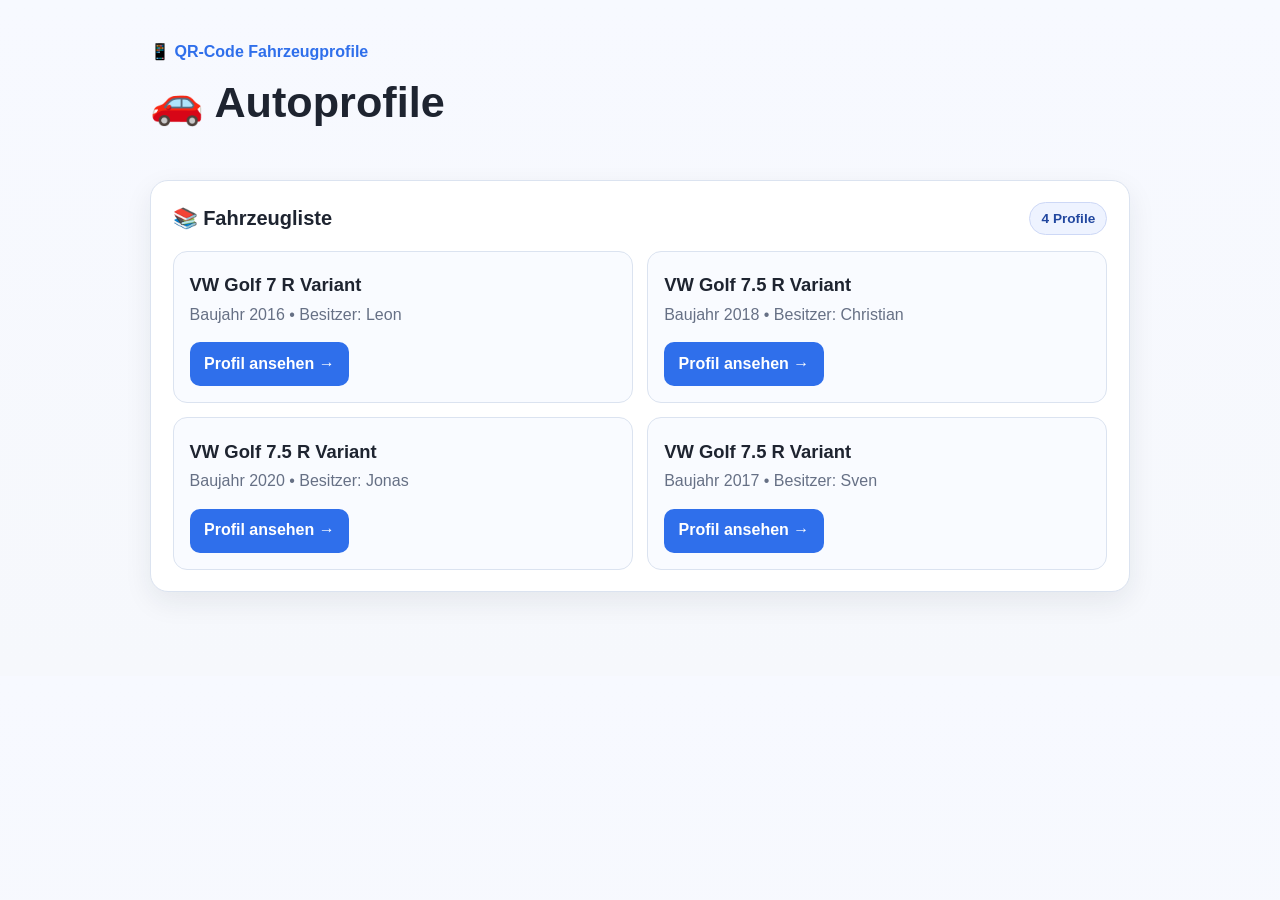
<file: index.html>
<!DOCTYPE html>
<html lang="de">
  <head>
    <meta charset="UTF-8" />
    <meta name="viewport" content="width=device-width, initial-scale=1.0" />
    <title>🚗 Autoprofile</title>
    <meta
      name="description"
      content="Fahrzeugprofile per QR-Code – modern, mobilfreundlich und leicht erweiterbar."
    />
    <link rel="stylesheet" href="styles.css" />
  </head>
  <body>
    <header class="site-header">
      <div class="container">
        <p class="eyebrow">📱 QR-Code Fahrzeugprofile</p>
        <h1>🚗 Autoprofile</h1>
      </div>
    </header>

    <main class="container">
      <section aria-labelledby="fahrzeugliste-heading" class="section">
        <div class="section-title-row">
          <h2 id="fahrzeugliste-heading">📚 Fahrzeugliste</h2>
          <span class="badge">4 Profile</span>
        </div>

        <div class="card-grid">
          <article class="card">
            <div class="card-top">
              <h3>VW Golf 7 R Variant</h3>
              <p class="muted">Baujahr 2016 • Besitzer: Leon</p>
            </div>
            <a class="button" href="cars/lh-vw-golf-7-r-variant-2016.html">Profil ansehen →</a>
          </article>

          <article class="card">
            <div class="card-top">
              <h3>VW Golf 7.5 R Variant</h3>
              <p class="muted">Baujahr 2018 • Besitzer: Christian</p>
            </div>
            <a class="button" href="cars/c-vw-golf-7-5-r-variant-2018.html">Profil ansehen →</a>
          </article>

          <article class="card">
            <div class="card-top">
              <h3>VW Golf 7.5 R Variant</h3>
              <p class="muted">Baujahr 2020 • Besitzer: Jonas</p>
            </div>
            <a class="button" href="cars/j-vw-golf-7-5-r-variant-2020.html">Profil ansehen →</a>
          </article>

          <article class="card">
            <div class="card-top">
              <h3>VW Golf 7.5 R Variant</h3>
              <p class="muted">Baujahr 2017 • Besitzer: Sven</p>
            </div>
            <a class="button" href="cars/s-vw-golf-7-5-r-variant-2017.html">Profil ansehen →</a>
          </article>
        </div>
      </section>
    </main>

    <footer class="site-footer">
      <div class="container"></div>
    </footer>
  </body>
</html>
</file>
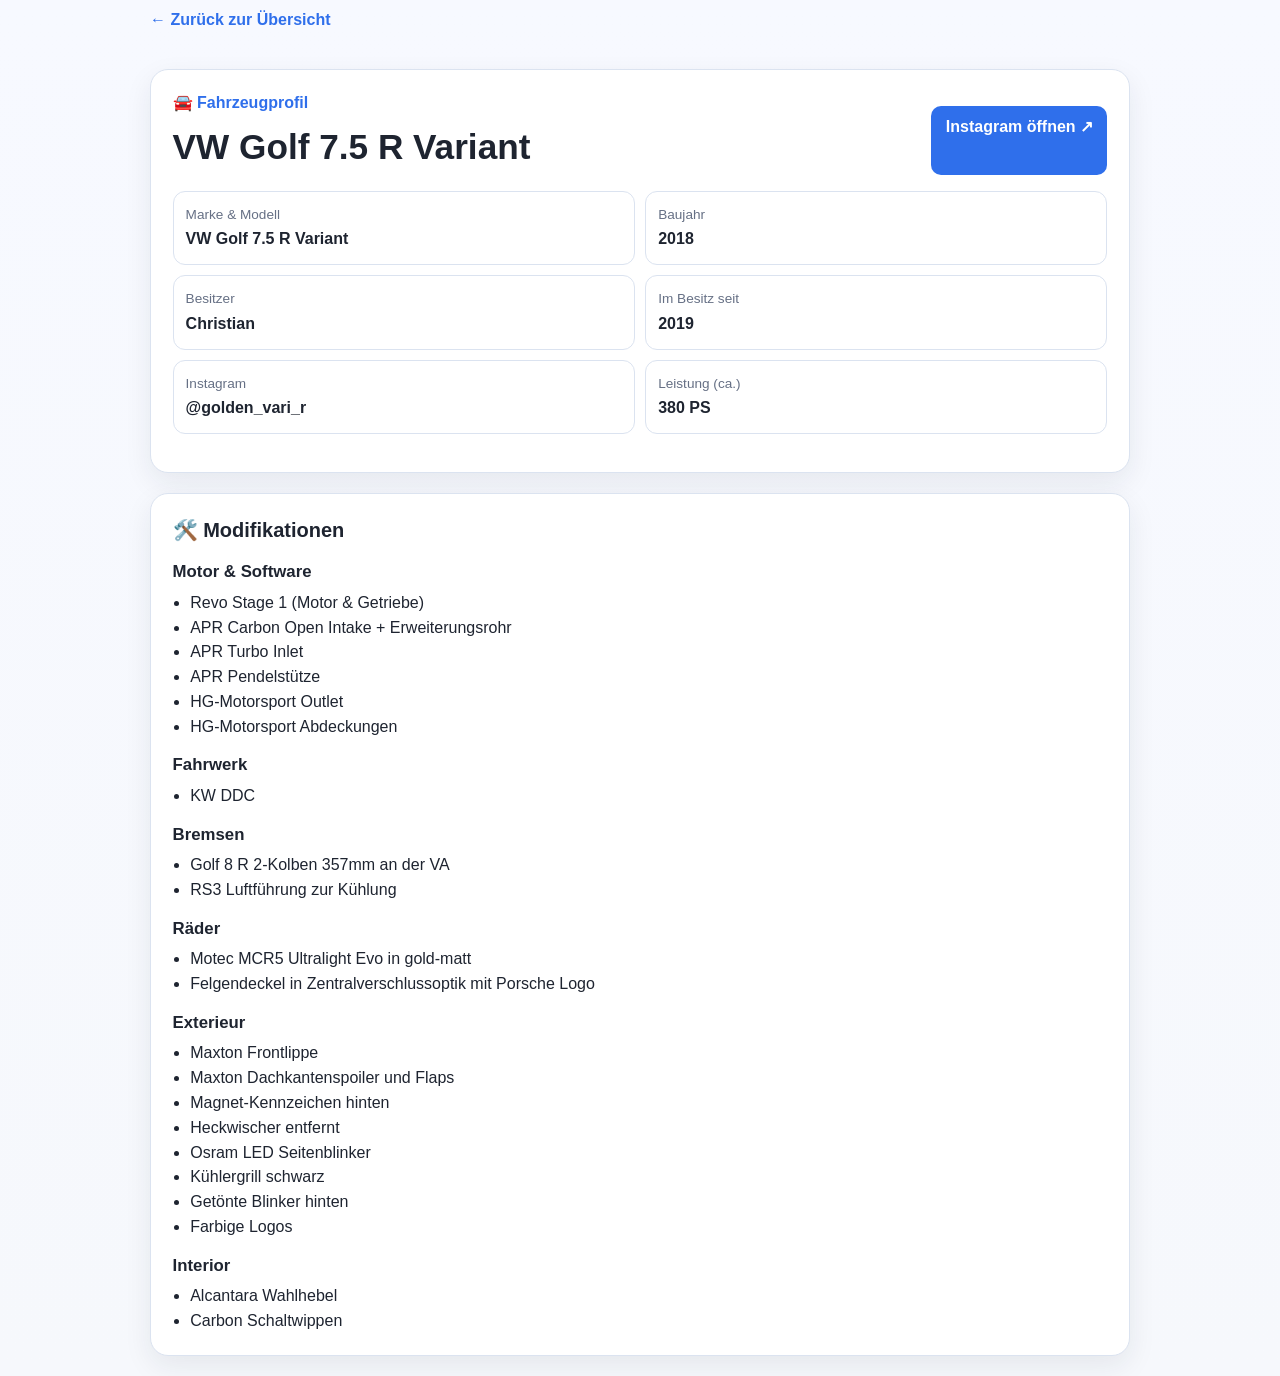
<file: cars/c-vw-golf-7-5-r-variant-2018.html>
<!DOCTYPE html>
<html lang="de">
  <head>
    <meta charset="UTF-8" />
    <meta name="viewport" content="width=device-width, initial-scale=1.0" />
    <title>VW Golf 7.5 R Variant (Christian) • Car Profile</title>
    <meta
      name="description"
      content="Fahrzeugprofil VW Golf 7.5 R Variant mit Details zu Besitz, Leistung und Modifikationen."
    />
    <link rel="stylesheet" href="../styles.css" />
  </head>
  <body>
    <main class="container">
      <a class="back-link" href="../index.html">← Zurück zur Übersicht</a>

      <section class="section" aria-labelledby="profil-heading">
        <header class="profile-header">
          <div>
            <p class="eyebrow">🚘 Fahrzeugprofil</p>
            <h1 id="profil-heading">VW Golf 7.5 R Variant</h1>
          </div>
          <a
            class="button"
            href="https://instagram.com/golden_vari_r"
            target="_blank"
            rel="noopener noreferrer"
            >Instagram öffnen ↗</a
          >
        </header>

        <dl class="meta-grid">
          <div class="meta-item">
            <dt>Marke & Modell</dt>
            <dd>VW Golf 7.5 R Variant</dd>
          </div>
          <div class="meta-item">
            <dt>Baujahr</dt>
            <dd>2018</dd>
          </div>
          <div class="meta-item">
            <dt>Besitzer</dt>
            <dd>Christian</dd>
          </div>
          <div class="meta-item">
            <dt>Im Besitz seit</dt>
            <dd>2019</dd>
          </div>
          <div class="meta-item">
            <dt>Instagram</dt>
            <dd>@golden_vari_r</dd>
          </div>
          <div class="meta-item">
            <dt>Leistung (ca.)</dt>
            <dd>380 PS</dd>
          </div>
        </dl>
      </section>

      <section class="section" aria-labelledby="mods-heading">
        <h2 id="mods-heading">🛠️ Modifikationen</h2>

        <div class="mod-section">
          <h3>Motor & Software</h3>
          <ul class="mod-list">
            <li>Revo Stage 1 (Motor & Getriebe)</li>
            <li>APR Carbon Open Intake + Erweiterungsrohr</li>
            <li>APR Turbo Inlet</li>
            <li>APR Pendelstütze</li>
            <li>HG-Motorsport Outlet</li>
            <li>HG-Motorsport Abdeckungen</li>
          </ul>
        </div>

        <div class="mod-section">
          <h3>Fahrwerk</h3>
          <ul class="mod-list">
            <li>KW DDC</li>
          </ul>
        </div>

        <div class="mod-section">
          <h3>Bremsen</h3>
          <ul class="mod-list">
            <li>Golf 8 R 2-Kolben 357mm an der VA</li>
            <li>RS3 Luftführung zur Kühlung</li>
          </ul>
        </div>

        <div class="mod-section">
          <h3>Räder</h3>
          <ul class="mod-list">
            <li>Motec MCR5 Ultralight Evo in gold-matt</li>
            <li>Felgendeckel in Zentralverschlussoptik mit Porsche Logo</li>
          </ul>
        </div>

        <div class="mod-section">
          <h3>Exterieur</h3>
          <ul class="mod-list">
            <li>Maxton Frontlippe</li>
            <li>Maxton Dachkantenspoiler und Flaps</li>
            <li>Magnet-Kennzeichen hinten</li>
            <li>Heckwischer entfernt</li>
            <li>Osram LED Seitenblinker</li>
            <li>Kühlergrill schwarz</li>
            <li>Getönte Blinker hinten</li>
            <li>Farbige Logos</li>
          </ul>
        </div>

        <div class="mod-section">
          <h3>Interior</h3>
          <ul class="mod-list">
            <li>Alcantara Wahlhebel</li>
            <li>Carbon Schaltwippen</li>
          </ul>
        </div>
      </section>
    </main>
  </body>
</html>
</file>
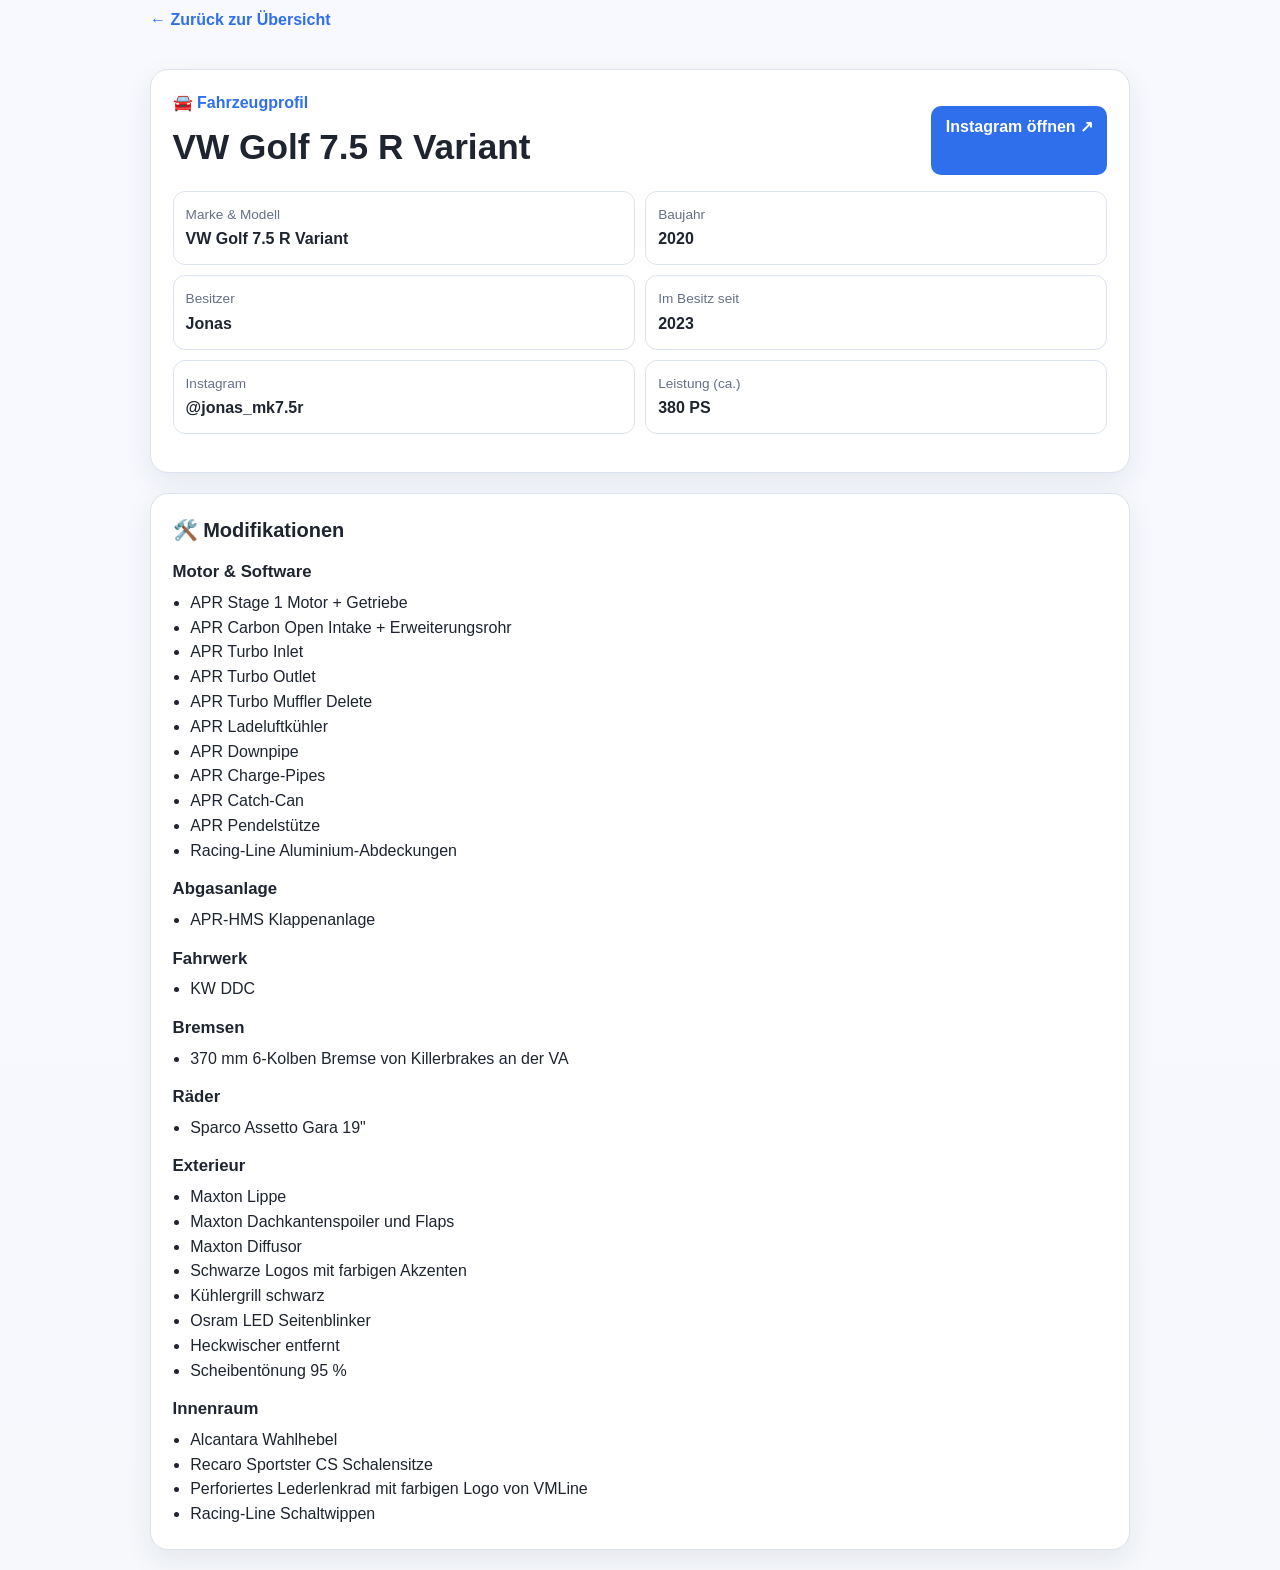
<file: cars/j-vw-golf-7-5-r-variant-2020.html>
<!DOCTYPE html>
<html lang="de">
  <head>
    <meta charset="UTF-8" />
    <meta name="viewport" content="width=device-width, initial-scale=1.0" />
    <title>VW Golf 7.5 R Variant (Jonas) • Car Profile</title>
    <meta
      name="description"
      content="Fahrzeugprofil VW Golf 7.5 R Variant mit Details zu Besitz, Leistung und Modifikationen."
    />
    <link rel="stylesheet" href="../styles.css" />
  </head>
  <body>
    <main class="container">
      <a class="back-link" href="../index.html">← Zurück zur Übersicht</a>

      <section class="section" aria-labelledby="profil-heading">
        <header class="profile-header">
          <div>
            <p class="eyebrow">🚘 Fahrzeugprofil</p>
            <h1 id="profil-heading">VW Golf 7.5 R Variant</h1>
          </div>
          <a
            class="button"
            href="https://instagram.com/jonas_mk7.5r"
            target="_blank"
            rel="noopener noreferrer"
            >Instagram öffnen ↗</a
          >
        </header>

        <dl class="meta-grid">
          <div class="meta-item">
            <dt>Marke & Modell</dt>
            <dd>VW Golf 7.5 R Variant</dd>
          </div>
          <div class="meta-item">
            <dt>Baujahr</dt>
            <dd>2020</dd>
          </div>
          <div class="meta-item">
            <dt>Besitzer</dt>
            <dd>Jonas</dd>
          </div>
          <div class="meta-item">
            <dt>Im Besitz seit</dt>
            <dd>2023</dd>
          </div>
          <div class="meta-item">
            <dt>Instagram</dt>
            <dd>@jonas_mk7.5r</dd>
          </div>
          <div class="meta-item">
            <dt>Leistung (ca.)</dt>
            <dd>380 PS</dd>
          </div>
        </dl>
      </section>

      <section class="section" aria-labelledby="mods-heading">
        <h2 id="mods-heading">🛠️ Modifikationen</h2>

        <div class="mod-section">
          <h3>Motor & Software</h3>
          <ul class="mod-list">
            <li>APR Stage 1 Motor + Getriebe</li>
            <li>APR Carbon Open Intake + Erweiterungsrohr</li>
            <li>APR Turbo Inlet</li>
            <li>APR Turbo Outlet</li>
            <li>APR Turbo Muffler Delete</li>
            <li>APR Ladeluftkühler</li>
            <li>APR Downpipe</li>
            <li>APR Charge-Pipes</li>
            <li>APR Catch-Can</li>
            <li>APR Pendelstütze</li>
            <li>Racing-Line Aluminium-Abdeckungen</li>
          </ul>
        </div>

        <div class="mod-section">
          <h3>Abgasanlage</h3>
          <ul class="mod-list">
            <li>APR-HMS Klappenanlage</li>
          </ul>
        </div>

        <div class="mod-section">
          <h3>Fahrwerk</h3>
          <ul class="mod-list">
            <li>KW DDC</li>
          </ul>
        </div>

        <div class="mod-section">
          <h3>Bremsen</h3>
          <ul class="mod-list">
            <li>370 mm 6-Kolben Bremse von Killerbrakes an der VA</li>
          </ul>
        </div>

        <div class="mod-section">
          <h3>Räder</h3>
          <ul class="mod-list">
            <li>Sparco Assetto Gara 19&quot;</li>
          </ul>
        </div>

        <div class="mod-section">
          <h3>Exterieur</h3>
          <ul class="mod-list">
            <li>Maxton Lippe</li>
            <li>Maxton Dachkantenspoiler und Flaps</li>
            <li>Maxton Diffusor</li>
            <li>Schwarze Logos mit farbigen Akzenten</li>
            <li>Kühlergrill schwarz</li>
            <li>Osram LED Seitenblinker</li>
            <li>Heckwischer entfernt</li>
            <li>Scheibentönung 95 %</li>
          </ul>
        </div>

        <div class="mod-section">
          <h3>Innenraum</h3>
          <ul class="mod-list">
            <li>Alcantara Wahlhebel</li>
            <li>Recaro Sportster CS Schalensitze</li>
            <li>Perforiertes Lederlenkrad mit farbigen Logo von VMLine</li>
            <li>Racing-Line Schaltwippen</li>
          </ul>
        </div>
      </section>
    </main>
  </body>
</html>
</file>
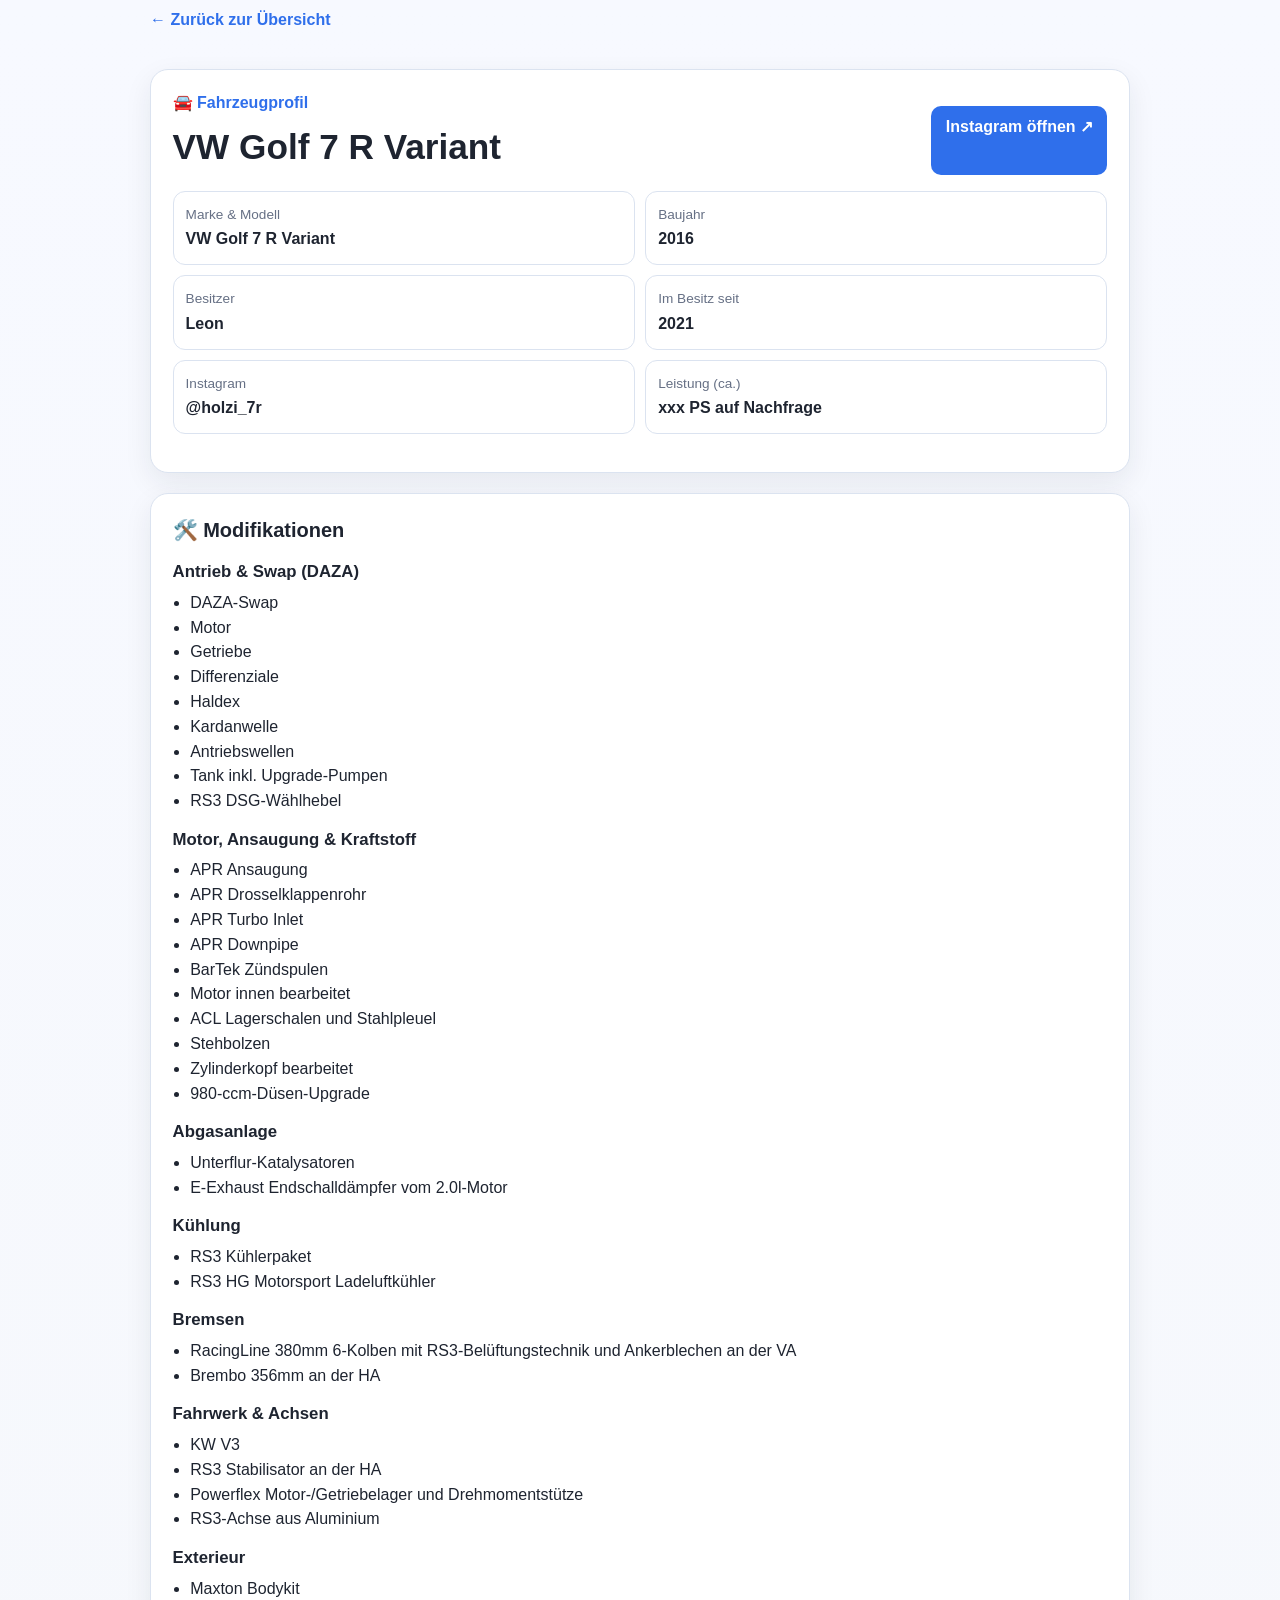
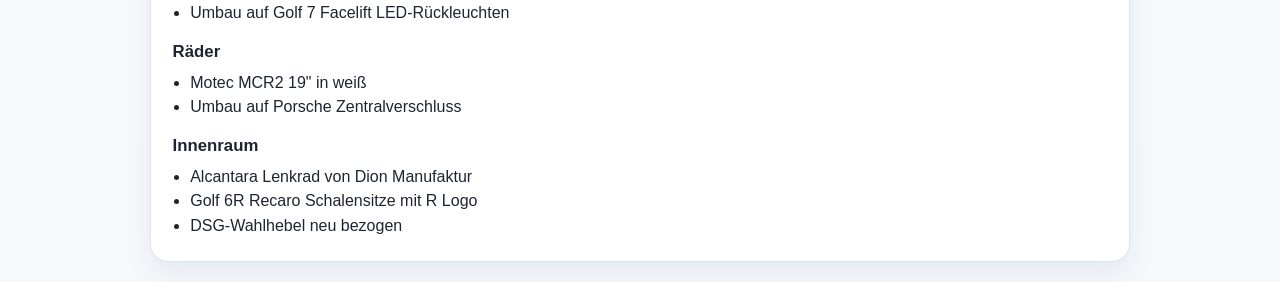
<file: cars/lh-vw-golf-7-r-variant-2016.html>
<!DOCTYPE html>
<html lang="de">
  <head>
    <meta charset="UTF-8" />
    <meta name="viewport" content="width=device-width, initial-scale=1.0" />
    <title>VW Golf 7 R Variant (LH) • Car Profile</title>
    <meta
      name="description"
      content="Fahrzeugprofil VW Golf 7 R Variant mit Details zu Besitz, Leistung und Modifikationen."
    />
    <link rel="stylesheet" href="../styles.css" />
  </head>
  <body>
    <main class="container">
      <a class="back-link" href="../index.html">← Zurück zur Übersicht</a>

      <section class="section" aria-labelledby="profil-heading">
        <header class="profile-header">
          <div>
            <p class="eyebrow">🚘 Fahrzeugprofil</p>
            <h1 id="profil-heading">VW Golf 7 R Variant</h1>
          </div>
          <a
            class="button"
            href="https://instagram.com/holzi_7r"
            target="_blank"
            rel="noopener noreferrer"
            >Instagram öffnen ↗</a
          >
        </header>

        <dl class="meta-grid">
          <div class="meta-item">
            <dt>Marke & Modell</dt>
            <dd>VW Golf 7 R Variant</dd>
          </div>
          <div class="meta-item">
            <dt>Baujahr</dt>
            <dd>2016</dd>
          </div>
          <div class="meta-item">
            <dt>Besitzer</dt>
            <dd>Leon</dd>
          </div>
          <div class="meta-item">
            <dt>Im Besitz seit</dt>
            <dd>2021</dd>
          </div>
          <div class="meta-item">
            <dt>Instagram</dt>
            <dd>@holzi_7r</dd>
          </div>
          <div class="meta-item">
            <dt>Leistung (ca.)</dt>
            <dd>xxx PS auf Nachfrage</dd>
          </div>
        </dl>
      </section>

      <section class="section" aria-labelledby="mods-heading">
        <h2 id="mods-heading">🛠️ Modifikationen</h2>

        <div class="mod-section">
          <h3>Antrieb & Swap (DAZA)</h3>
          <ul class="mod-list">
            <li>DAZA-Swap</li>
            <li>Motor</li>
            <li>Getriebe</li>
            <li>Differenziale</li>
            <li>Haldex</li>
            <li>Kardanwelle</li>
            <li>Antriebswellen</li>
            <li>Tank inkl. Upgrade-Pumpen</li>
            <li>RS3 DSG-Wählhebel</li>
          </ul>
        </div>

        <div class="mod-section">
          <h3>Motor, Ansaugung & Kraftstoff</h3>
          <ul class="mod-list">
            <li>APR Ansaugung</li>
            <li>APR Drosselklappenrohr</li>
            <li>APR Turbo Inlet</li>
            <li>APR Downpipe</li>
            <li>BarTek Zündspulen</li>
            <li>Motor innen bearbeitet</li>
            <li>ACL Lagerschalen und Stahlpleuel</li>
            <li>Stehbolzen</li>
            <li>Zylinderkopf bearbeitet</li>
            <li>980-ccm-Düsen-Upgrade</li>
          </ul>
        </div>

        <div class="mod-section">
          <h3>Abgasanlage</h3>
          <ul class="mod-list">
            <li>Unterflur-Katalysatoren</li>
            <li>E-Exhaust Endschalldämpfer vom 2.0l-Motor</li>
          </ul>
        </div>

        <div class="mod-section">
          <h3>Kühlung</h3>
          <ul class="mod-list">
            <li>RS3 Kühlerpaket</li>
            <li>RS3 HG Motorsport Ladeluftkühler</li>
          </ul>
        </div>

        <div class="mod-section">
          <h3>Bremsen</h3>
          <ul class="mod-list">
            <li>RacingLine 380mm 6-Kolben mit RS3-Belüftungstechnik und Ankerblechen an der VA</li>
            <li>Brembo 356mm an der HA</li>
          </ul>
        </div>

        <div class="mod-section">
          <h3>Fahrwerk & Achsen</h3>
          <ul class="mod-list">
            <li>KW V3</li>
            <li>RS3 Stabilisator an der HA</li>
            <li>Powerflex Motor-/Getriebelager und Drehmomentstütze</li>
            <li>RS3-Achse aus Aluminium</li>
          </ul>
        </div>

        <div class="mod-section">
          <h3>Exterieur</h3>
          <ul class="mod-list">
            <li>Maxton Bodykit</li>
            <li>Umbau auf Golf 7 Facelift LED-Rückleuchten</li>
          </ul>
        </div>

        <div class="mod-section">
          <h3>Räder</h3>
          <ul class="mod-list">
            <li>Motec MCR2 19" in weiß</li>
            <li>Umbau auf Porsche Zentralverschluss</li>
          </ul>
        </div>

        <div class="mod-section">
          <h3>Innenraum</h3>
          <ul class="mod-list">
            <li>Alcantara Lenkrad von Dion Manufaktur</li>
            <li>Golf 6R Recaro Schalensitze mit R Logo</li>
            <li>DSG-Wahlhebel neu bezogen</li>
          </ul>
        </div>
      </section>
    </main>
  </body>
</html>
</file>
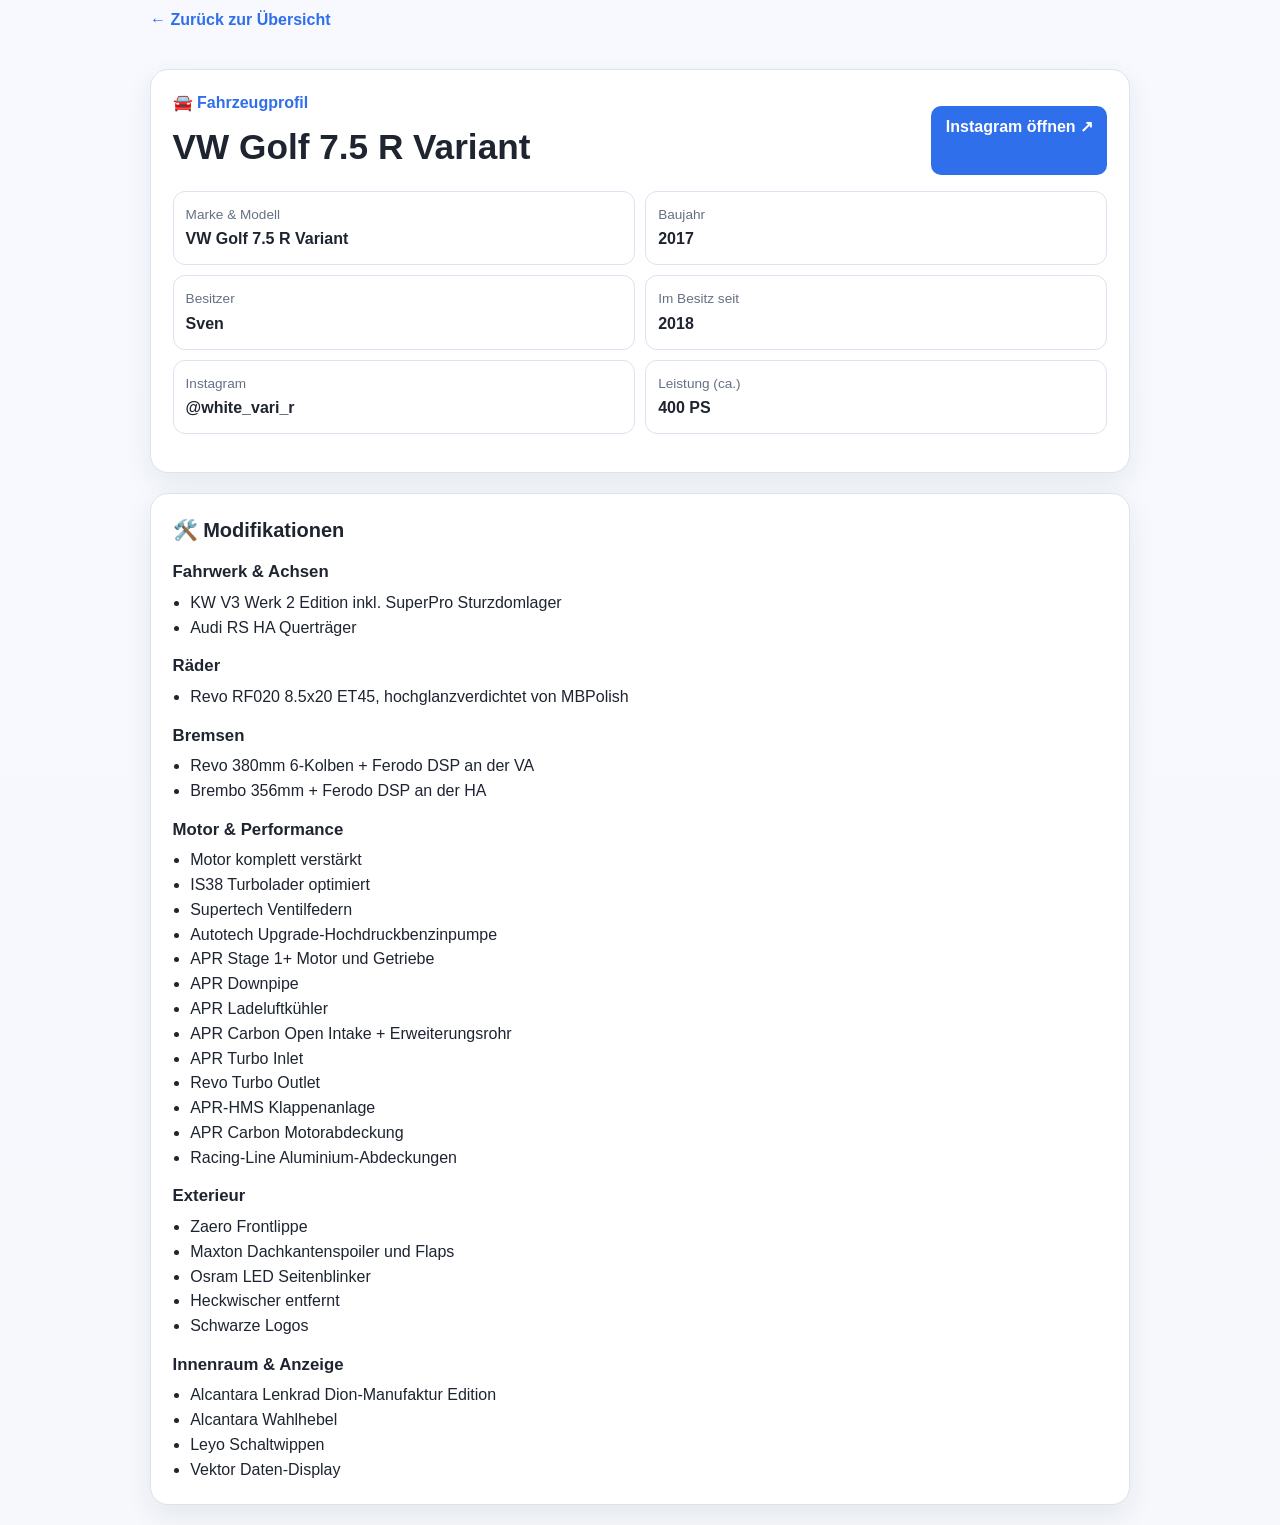
<file: cars/s-vw-golf-7-5-r-variant-2017.html>
<!DOCTYPE html>
<html lang="de">
  <head>
    <meta charset="UTF-8" />
    <meta name="viewport" content="width=device-width, initial-scale=1.0" />
    <title>VW Golf 7.5 R Variant (Sven) • Car Profile</title>
    <meta
      name="description"
      content="Fahrzeugprofil VW Golf 7.5 R Variant mit Details zu Besitz, Leistung und Modifikationen."
    />
    <link rel="stylesheet" href="../styles.css" />
  </head>
  <body>
    <main class="container">
      <a class="back-link" href="../index.html">← Zurück zur Übersicht</a>

      <section class="section" aria-labelledby="profil-heading">
        <header class="profile-header">
          <div>
            <p class="eyebrow">🚘 Fahrzeugprofil</p>
            <h1 id="profil-heading">VW Golf 7.5 R Variant</h1>
          </div>
          <a
            class="button"
            href="https://instagram.com/white_vari_r"
            target="_blank"
            rel="noopener noreferrer"
            >Instagram öffnen ↗</a
          >
        </header>

        <dl class="meta-grid">
          <div class="meta-item">
            <dt>Marke & Modell</dt>
            <dd>VW Golf 7.5 R Variant</dd>
          </div>
          <div class="meta-item">
            <dt>Baujahr</dt>
            <dd>2017</dd>
          </div>
          <div class="meta-item">
            <dt>Besitzer</dt>
            <dd>Sven</dd>
          </div>
          <div class="meta-item">
            <dt>Im Besitz seit</dt>
            <dd>2018</dd>
          </div>
          <div class="meta-item">
            <dt>Instagram</dt>
            <dd>@white_vari_r</dd>
          </div>
          <div class="meta-item">
            <dt>Leistung (ca.)</dt>
            <dd>400 PS</dd>
          </div>
        </dl>
      </section>

      <section class="section" aria-labelledby="mods-heading">
        <h2 id="mods-heading">🛠️ Modifikationen</h2>

        <div class="mod-section">
          <h3>Fahrwerk & Achsen</h3>
          <ul class="mod-list">
            <li>KW V3 Werk 2 Edition inkl. SuperPro Sturzdomlager</li>
            <li>Audi RS HA Querträger</li>
          </ul>
        </div>

        <div class="mod-section">
          <h3>Räder</h3>
          <ul class="mod-list">
            <li>Revo RF020 8.5x20 ET45, hochglanzverdichtet von MBPolish</li>
          </ul>
        </div>

        <div class="mod-section">
          <h3>Bremsen</h3>
          <ul class="mod-list">
            <li>Revo 380mm 6-Kolben + Ferodo DSP an der VA</li>
            <li>Brembo 356mm + Ferodo DSP an der HA</li>
          </ul>
        </div>

        <div class="mod-section">
          <h3>Motor & Performance</h3>
          <ul class="mod-list">
            <li>Motor komplett verstärkt</li>
            <li>IS38 Turbolader optimiert</li>
            <li>Supertech Ventilfedern</li>
            <li>Autotech Upgrade-Hochdruckbenzinpumpe</li>
            <li>APR Stage 1+ Motor und Getriebe</li>
            <li>APR Downpipe</li>
            <li>APR Ladeluftkühler</li>
            <li>APR Carbon Open Intake + Erweiterungsrohr</li>
            <li>APR Turbo Inlet</li>
            <li>Revo Turbo Outlet</li>
            <li>APR-HMS Klappenanlage</li>
            <li>APR Carbon Motorabdeckung</li>
            <li>Racing-Line Aluminium-Abdeckungen</li> 
          </ul>
        </div>

        <div class="mod-section">
          <h3>Exterieur</h3>
          <ul class="mod-list">
            <li>Zaero Frontlippe</li>
            <li>Maxton Dachkantenspoiler und Flaps</li>
            <li>Osram LED Seitenblinker</li>
            <li>Heckwischer entfernt</li>
            <li>Schwarze Logos</li>
          </ul>
        </div>

        <div class="mod-section">
          <h3>Innenraum & Anzeige</h3>
          <ul class="mod-list">
            <li>Alcantara Lenkrad Dion-Manufaktur Edition</li>
            <li>Alcantara Wahlhebel</li>
            <li>Leyo Schaltwippen</li>
            <li>Vektor Daten-Display</li>
          </ul>
        </div>
      </section>
    </main>
  </body>
</html>
</file>
<file: styles.css>
:root {
  --bg: #f6f8fc;
  --surface: #ffffff;
  --surface-2: #f9fbff;
  --text: #1e2430;
  --muted: #667085;
  --primary: #2f6feb;
  --primary-hover: #245ad1;
  --border: #dbe3f0;
  --shadow: 0 10px 28px rgba(30, 36, 48, 0.08);
  --radius: 18px;
}

* {
  box-sizing: border-box;
}

html,
body {
  margin: 0;
  padding: 0;
}

body {
  font-family: Inter, -apple-system, BlinkMacSystemFont, "Segoe UI", Roboto, Helvetica, Arial,
    sans-serif;
  background: linear-gradient(180deg, #f7f9ff 0%, #f6f8fc 100%);
  color: var(--text);
  line-height: 1.55;
}

.container {
  width: min(100% - 2rem, 980px);
  margin-inline: auto;
}

.site-header {
  padding: 2.5rem 0 1.5rem;
}

.eyebrow {
  color: var(--primary);
  font-weight: 700;
  margin: 0 0 0.25rem;
}

h1 {
  margin: 0;
  font-size: clamp(1.8rem, 5vw, 2.7rem);
}

.lead {
  color: var(--muted);
  max-width: 65ch;
}

.section {
  margin: 1.25rem 0;
  background: var(--surface);
  border: 1px solid var(--border);
  border-radius: var(--radius);
  box-shadow: var(--shadow);
  padding: 1.1rem;
}

.section-title-row {
  display: flex;
  align-items: center;
  justify-content: space-between;
  gap: 0.75rem;
  flex-wrap: wrap;
}

.section h2 {
  margin: 0;
  font-size: 1.25rem;
}

.badge {
  display: inline-flex;
  align-items: center;
  border: 1px solid #cdd8f6;
  background: #eef3ff;
  color: #21479f;
  border-radius: 999px;
  padding: 0.3rem 0.7rem;
  font-size: 0.85rem;
  font-weight: 600;
}

.card-grid {
  display: grid;
  grid-template-columns: 1fr;
  gap: 0.9rem;
  margin-top: 1rem;
}

.card {
  border: 1px solid var(--border);
  border-radius: 14px;
  padding: 1rem;
  background: var(--surface-2);
}

.card h3 {
  margin: 0.2rem 0;
  font-size: 1.15rem;
}

.card-kicker {
  margin: 0;
  color: var(--muted);
  font-size: 0.9rem;
}

.muted {
  color: var(--muted);
  margin: 0;
}

.button {
  display: inline-block;
  margin-top: 0.9rem;
  background: var(--primary);
  color: #fff;
  text-decoration: none;
  font-weight: 600;
  border-radius: 10px;
  padding: 0.6rem 0.9rem;
}

.button:hover {
  background: var(--primary-hover);
}

.info ul {
  margin-bottom: 0;
}

code {
  background: #eef2fa;
  border: 1px solid #dde5f5;
  border-radius: 8px;
  padding: 0.1rem 0.4rem;
  font-size: 0.9em;
}

.profile-header {
  display: flex;
  justify-content: space-between;
  gap: 1rem;
  flex-wrap: wrap;
}

.profile-header h1 {
  font-size: clamp(1.5rem, 4.4vw, 2.2rem);
}

.meta-grid {
  display: grid;
  grid-template-columns: 1fr;
  gap: 0.65rem;
  margin-top: 1rem;
}

.meta-item {
  border: 1px solid var(--border);
  border-radius: 12px;
  padding: 0.75rem;
  background: #fff;
}

.meta-item dt {
  color: var(--muted);
  font-size: 0.85rem;
}

.meta-item dd {
  margin: 0.15rem 0 0;
  font-weight: 600;
}

.mod-section {
  margin-top: 0.8rem;
}

.mod-section h3 {
  margin: 0 0 0.35rem;
  font-size: 1.05rem;
}

.mod-list {
  margin: 0;
  padding-left: 1.1rem;
}

.back-link {
  display: inline-block;
  margin: 0.5rem 0 1rem;
  color: var(--primary);
  text-decoration: none;
  font-weight: 600;
}

.site-footer {
  padding: 1.5rem 0 2.5rem;
  color: var(--muted);
  text-align: center;
}

@media (min-width: 680px) {
  .section {
    padding: 1.35rem;
  }

  .card-grid {
    grid-template-columns: repeat(2, minmax(0, 1fr));
  }

  .meta-grid {
    grid-template-columns: repeat(2, minmax(0, 1fr));
  }
}
</file>
